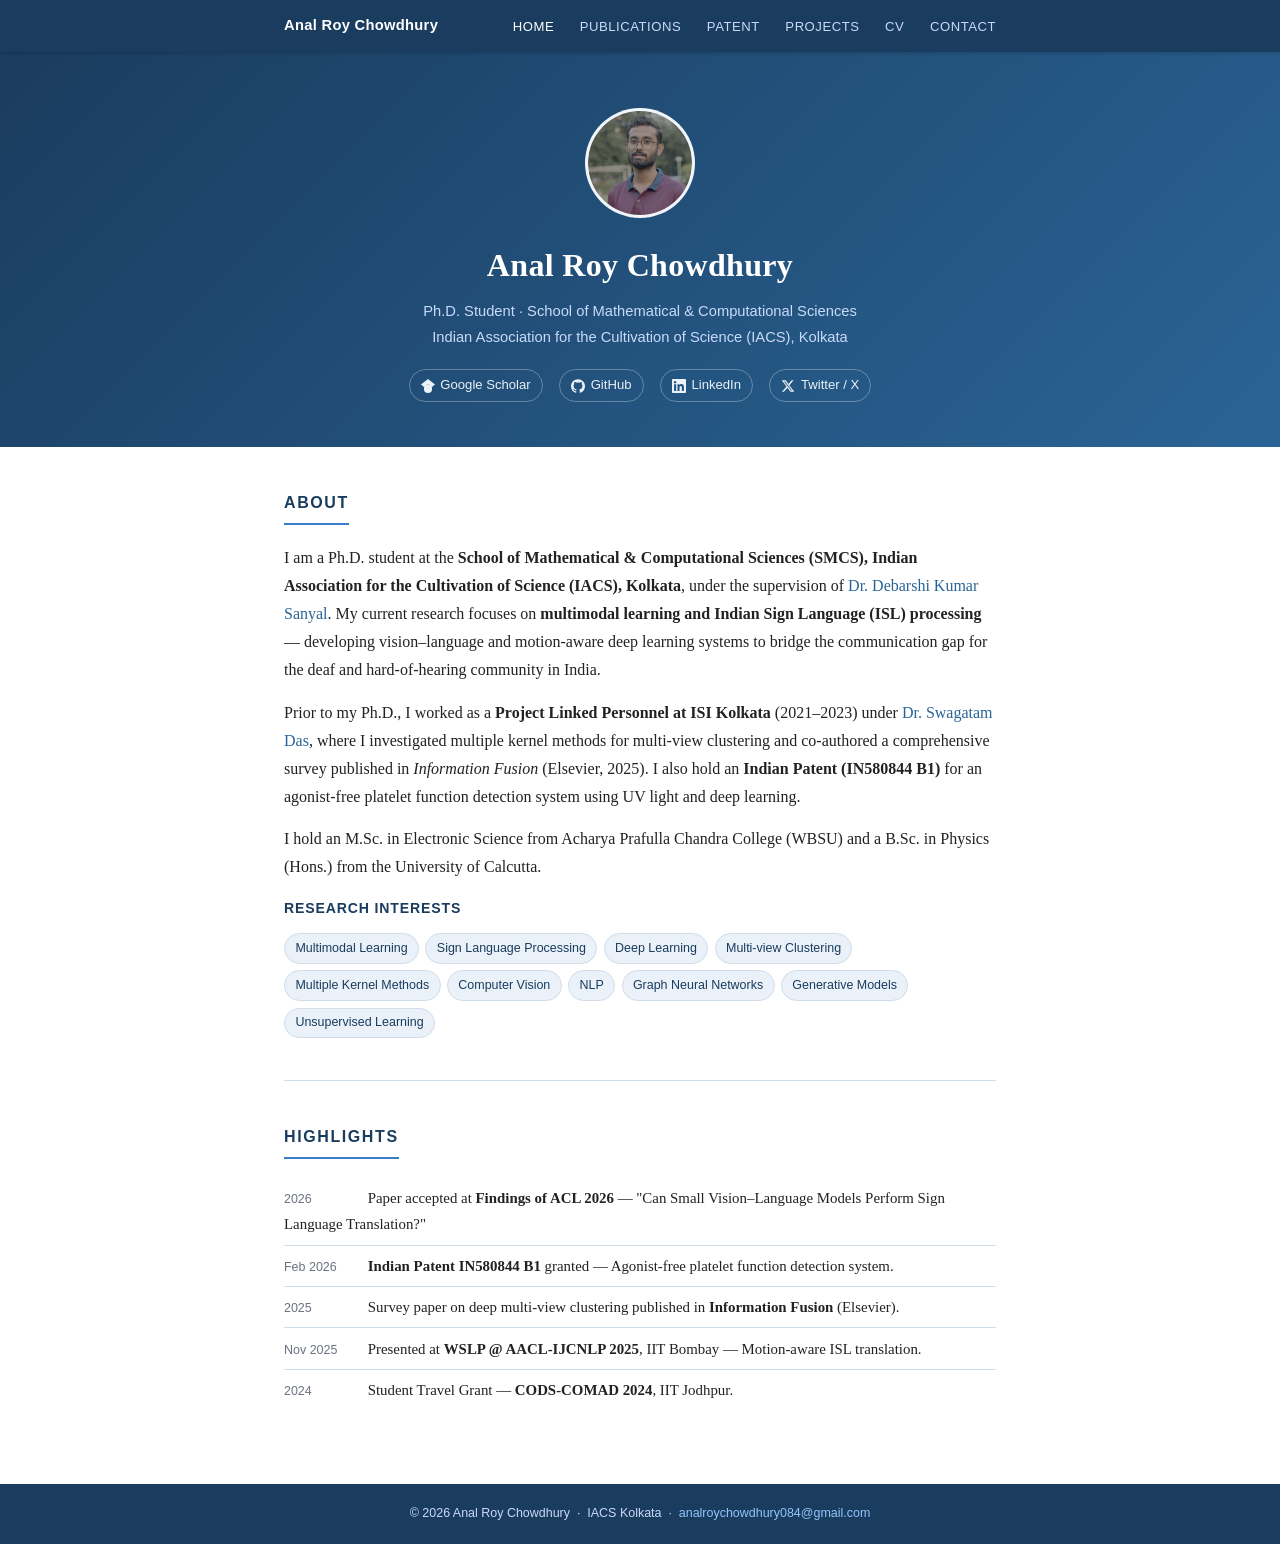
<file: index.html>
<!DOCTYPE html>
<html lang="en">
<head>
  <meta charset="UTF-8" />
  <meta name="viewport" content="width=device-width, initial-scale=1.0" />
  <title>Anal Roy Chowdhury — Home</title>
  <meta name="description" content="Academic website of Anal Roy Chowdhury, Ph.D. student at IACS Kolkata working on Machine Learning, Multimodal Learning and Sign Language Processing." />
  <link rel="stylesheet" href="css/style.css" />
</head>
<body>

<!-- ===== NAV ===== -->
<nav>
  <div class="nav-inner">
    <a class="nav-brand" href="index.html">Anal Roy Chowdhury</a>
    <div class="nav-toggle" id="navToggle" aria-label="Toggle menu">
      <span></span><span></span><span></span>
    </div>
    <ul id="navMenu">
      <li><a href="index.html" class="active">Home</a></li>
      <li><a href="publications.html">Publications</a></li>
      <li><a href="patent.html">Patent</a></li>
      <li><a href="projects.html">Projects</a></li>
      <li><a href="cv.html">CV</a></li>
      <li><a href="contact.html">Contact</a></li>
    </ul>
  </div>
</nav>

<!-- ===== HEADER ===== -->
<header class="page-header">
  <div class="avatar-wrap"><img src="assets/photo.png" alt="Anal Roy Chowdhury" class="profile-photo" /></div>
  <h1>Anal Roy Chowdhury</h1>
  <p class="subtitle">
    Ph.D. Student · School of Mathematical &amp; Computational Sciences<br>
    Indian Association for the Cultivation of Science (IACS), Kolkata
  </p>
  <div class="social-row">
    <a href="https://scholar.google.com/citations?user=CukHpC4AAAAJ&hl=en" target="_blank" rel="noopener">
      <!-- Scholar icon -->
      <svg viewBox="0 0 24 24" xmlns="http://www.w3.org/2000/svg"><path d="M5.242 13.769 0 9.5 12 0l12 9.5-5.242 4.269C17.548 11.249 14.978 9.5 12 9.5c-2.977 0-5.548 1.748-6.758 4.269zM12 10a7 7 0 1 0 0 14 7 7 0 0 0 0-14z"/></svg>
      Google Scholar
    </a>
    <a href="https://github.com/Analroy" target="_blank" rel="noopener">
      <svg viewBox="0 0 24 24" xmlns="http://www.w3.org/2000/svg"><path d="M12 .297c-6.63 0-12 5.373-12 12 0 5.303 3.438 9.8 8.205 11.385.6.113.82-.258.82-.577 0-.285-.01-1.04-.015-2.04-3.338.724-4.042-1.61-4.042-1.61C4.422 18.07 3.633 17.7 3.633 17.7c-1.087-.744.084-.729.084-.729 1.205.084 1.838 1.236 1.838 1.236 1.07 1.835 2.809 1.305 3.495.998.108-.776.417-1.305.76-1.605-2.665-.3-5.466-1.332-5.466-5.93 0-1.31.465-2.38 1.235-3.22-.135-.303-.54-1.523.105-3.176 0 0 1.005-.322 3.3 1.23.96-.267 1.98-.399 3-.405 1.02.006 2.04.138 3 .405 2.28-1.552 3.285-1.23 3.285-1.23.645 1.653.24 2.873.12 3.176.765.84 1.23 1.91 1.23 3.22 0 4.61-2.805 5.625-5.475 5.92.42.36.81 1.096.81 2.22 0 1.606-.015 2.896-.015 3.286 0 .315.21.69.825.57C20.565 22.092 24 17.592 24 12.297c0-6.627-5.373-12-12-12"/></svg>
      GitHub
    </a>
    <a href="https://www.linkedin.com/in/anal-roy-chowdhury-00a696188" target="_blank" rel="noopener">
      <svg viewBox="0 0 24 24" xmlns="http://www.w3.org/2000/svg"><path d="M20.447 20.452h-3.554v-5.569c0-1.328-.027-3.037-1.852-3.037-1.853 0-2.136 1.445-2.136 2.939v5.667H9.351V9h3.414v1.561h.046c.477-.9 1.637-1.85 3.37-1.85 3.601 0 4.267 2.37 4.267 5.455v6.286zM5.337 7.433a2.062 2.062 0 0 1-2.063-2.065 2.064 2.064 0 1 1 2.063 2.065zm1.782 13.019H3.555V9h3.564v11.452zM22.225 0H1.771C.792 0 0 .774 0 1.729v20.542C0 23.227.792 24 1.771 24h20.451C23.2 24 24 23.227 24 22.271V1.729C24 .774 23.2 0 22.222 0h.003z"/></svg>
      LinkedIn
    </a>
    <a href="https://twitter.com/roy_anal" target="_blank" rel="noopener">
      <svg viewBox="0 0 24 24" xmlns="http://www.w3.org/2000/svg"><path d="M18.244 2.25h3.308l-7.227 8.26 8.502 11.24H16.17l-5.214-6.817L4.99 21.75H1.68l7.73-8.835L1.254 2.25H8.08l4.713 6.231zm-1.161 17.52h1.833L7.084 4.126H5.117z"/></svg>
      Twitter / X
    </a>
  </div>
</header>

<!-- ===== MAIN ===== -->
<main class="site-wrapper">

  <!-- Bio -->
  <section class="section bio">
    <h2 class="section-title">About</h2>
    <p>
      I am a Ph.D. student at the <strong>School of Mathematical &amp; Computational Sciences (SMCS), Indian Association for the Cultivation of Science (IACS), Kolkata</strong>, under the supervision of
      <a href="http://iacs.res.in/athusers/index.php?navid=0&userid=IACS0025" target="_blank" rel="noopener">Dr. Debarshi Kumar Sanyal</a>.
      My current research focuses on <strong>multimodal learning and Indian Sign Language (ISL) processing</strong> — developing vision–language and motion-aware deep learning systems to bridge the communication gap for the deaf and hard-of-hearing community in India.
    </p>
    <p>
      Prior to my Ph.D., I worked as a <strong>Project Linked Personnel at ISI Kolkata</strong> (2021–2023) under
      <a href="https://sites.google.com/site/swagatamdas19/" target="_blank" rel="noopener">Dr. Swagatam Das</a>,
      where I investigated multiple kernel methods for multi-view clustering and co-authored a comprehensive survey
      published in <em>Information Fusion</em> (Elsevier, 2025).
      I also hold an <strong>Indian Patent (IN580844 B1)</strong> for an agonist-free platelet function detection system using UV light and deep learning.
    </p>
    <p>
      I hold an M.Sc. in Electronic Science from Acharya Prafulla Chandra College (WBSU) and a B.Sc. in Physics (Hons.) from the University of Calcutta.
    </p>

    <h3 style="font-family:var(--sans);font-size:.88rem;font-weight:700;color:var(--navy);margin:.9rem 0 .5rem;text-transform:uppercase;letter-spacing:.06em;">Research Interests</h3>
    <div class="interest-chips">
      <span class="chip">Multimodal Learning</span>
      <span class="chip">Sign Language Processing</span>
      <span class="chip">Deep Learning</span>
      <span class="chip">Multi-view Clustering</span>
      <span class="chip">Multiple Kernel Methods</span>
      <span class="chip">Computer Vision</span>
      <span class="chip">NLP</span>
      <span class="chip">Graph Neural Networks</span>
      <span class="chip">Generative Models</span>
      <span class="chip">Unsupervised Learning</span>
    </div>
  </section>

  <!-- News / Highlights -->
  <section class="section">
    <h2 class="section-title">Highlights</h2>
    <ul style="list-style:none;font-size:.93rem;">
      <li style="padding:.45rem 0;border-bottom:1px solid var(--border);">
        <span style="font-family:var(--sans);font-size:.78rem;color:var(--muted);min-width:80px;display:inline-block;">2026</span>
        Paper accepted at <strong>Findings of ACL 2026</strong> — "Can Small Vision–Language Models Perform Sign Language Translation?"
      </li>
      <li style="padding:.45rem 0;border-bottom:1px solid var(--border);">
        <span style="font-family:var(--sans);font-size:.78rem;color:var(--muted);min-width:80px;display:inline-block;">Feb 2026</span>
        <strong>Indian Patent IN580844 B1</strong> granted — Agonist-free platelet function detection system.
      </li>
      <li style="padding:.45rem 0;border-bottom:1px solid var(--border);">
        <span style="font-family:var(--sans);font-size:.78rem;color:var(--muted);min-width:80px;display:inline-block;">2025</span>
        Survey paper on deep multi-view clustering published in <strong>Information Fusion</strong> (Elsevier).
      </li>
      <li style="padding:.45rem 0;border-bottom:1px solid var(--border);">
        <span style="font-family:var(--sans);font-size:.78rem;color:var(--muted);min-width:80px;display:inline-block;">Nov 2025</span>
        Presented at <strong>WSLP @ AACL-IJCNLP 2025</strong>, IIT Bombay — Motion-aware ISL translation.
      </li>
      <li style="padding:.45rem 0;">
        <span style="font-family:var(--sans);font-size:.78rem;color:var(--muted);min-width:80px;display:inline-block;">2024</span>
        Student Travel Grant — <strong>CODS-COMAD 2024</strong>, IIT Jodhpur.
      </li>
    </ul>
  </section>

</main>

<footer>
  <p>© 2026 Anal Roy Chowdhury &nbsp;·&nbsp; IACS Kolkata &nbsp;·&nbsp;
     <a href="mailto:analroychowdhury084@gmail.com">analroychowdhury084@gmail.com</a>
  </p>
</footer>

<script>
  document.getElementById('navToggle').addEventListener('click', function(){
    document.getElementById('navMenu').classList.toggle('open');
  });
</script>
</body>
</html>
</file>
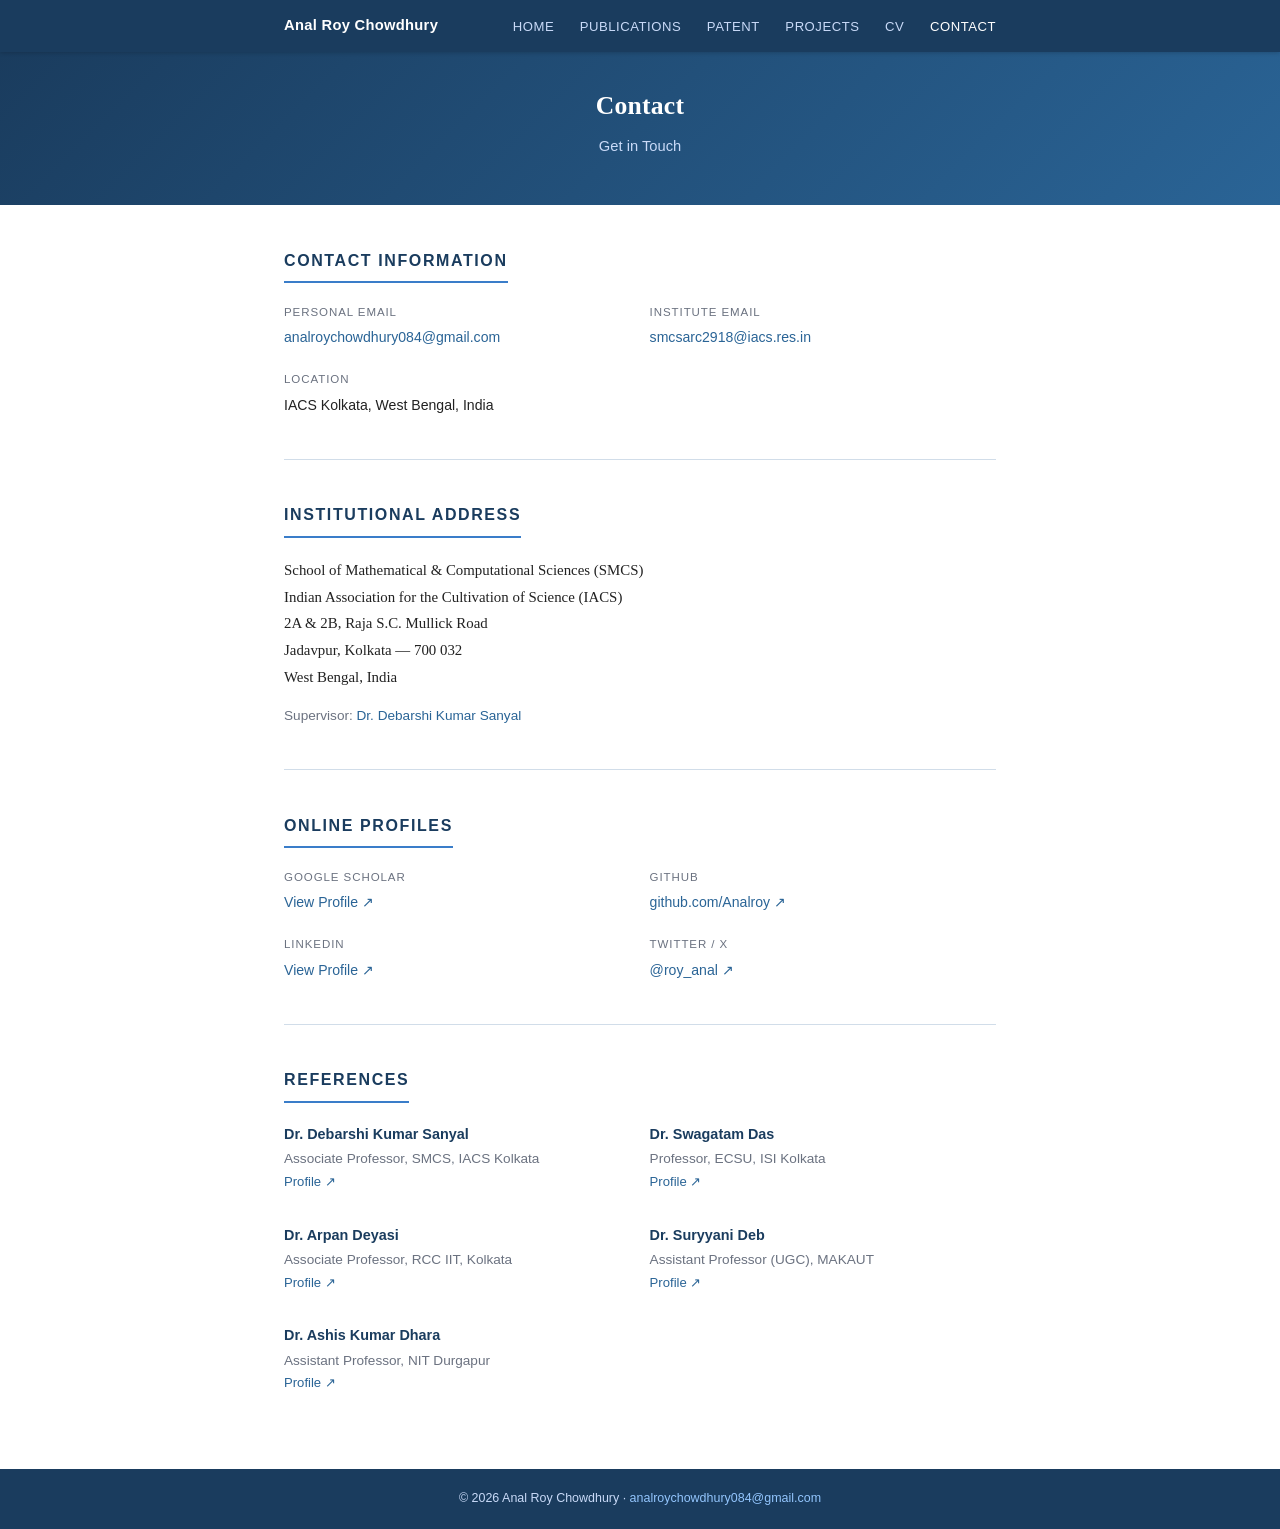
<file: contact.html>
<!DOCTYPE html>
<html lang="en">
<head>
  <meta charset="UTF-8" />
  <meta name="viewport" content="width=device-width, initial-scale=1.0" />
  <title>Contact — Anal Roy Chowdhury</title>
  <link rel="stylesheet" href="css/style.css" />
</head>
<body>

<nav>
  <div class="nav-inner">
    <a class="nav-brand" href="index.html">Anal Roy Chowdhury</a>
    <div class="nav-toggle" id="navToggle"><span></span><span></span><span></span></div>
    <ul id="navMenu">
      <li><a href="index.html">Home</a></li>
      <li><a href="publications.html">Publications</a></li>
      <li><a href="patent.html">Patent</a></li>
      <li><a href="projects.html">Projects</a></li>
      <li><a href="cv.html">CV</a></li>
      <li><a href="contact.html" class="active">Contact</a></li>
    </ul>
  </div>
</nav>

<header class="page-header" style="padding:2rem 1.5rem 1.6rem;">
  <h1 style="font-size:1.6rem;">Contact</h1>
  <p class="subtitle">Get in Touch</p>
</header>

<main class="site-wrapper">

  <section class="section">
    <h2 class="section-title">Contact Information</h2>

    <div class="contact-grid">
      <div class="contact-item">
        <span class="label">Personal Email</span>
        <a href="mailto:analroychowdhury084@gmail.com">analroychowdhury084@gmail.com</a>
      </div>
      <div class="contact-item">
        <span class="label">Institute Email</span>
        <a href="mailto:smcsarc2918@iacs.res.in">smcsarc2918@iacs.res.in</a>
      </div>
      <div class="contact-item">
        <span class="label">Location</span>
        <span>IACS Kolkata, West Bengal, India</span>
      </div>
    </div>
  </section>

  <section class="section">
    <h2 class="section-title">Institutional Address</h2>
    <p style="font-size:.93rem;line-height:1.8;">
      School of Mathematical &amp; Computational Sciences (SMCS)<br>
      Indian Association for the Cultivation of Science (IACS)<br>
      2A &amp; 2B, Raja S.C. Mullick Road<br>
      Jadavpur, Kolkata — 700 032<br>
      West Bengal, India
    </p>
    <p style="margin-top:.8rem;font-size:.85rem;color:var(--muted);font-family:var(--sans);">
      Supervisor: <a href="http://iacs.res.in/athusers/index.php?navid=0&userid=IACS0025" target="_blank" rel="noopener">Dr. Debarshi Kumar Sanyal</a>
    </p>
  </section>

  <section class="section">
    <h2 class="section-title">Online Profiles</h2>
    <div class="contact-grid">
      <div class="contact-item">
        <span class="label">Google Scholar</span>
        <a href="https://scholar.google.com/citations?user=CukHpC4AAAAJ&hl=en" target="_blank" rel="noopener">View Profile ↗</a>
      </div>
      <div class="contact-item">
        <span class="label">GitHub</span>
        <a href="https://github.com/Analroy" target="_blank" rel="noopener">github.com/Analroy ↗</a>
      </div>
      <div class="contact-item">
        <span class="label">LinkedIn</span>
        <a href="https://www.linkedin.com/in/anal-roy-chowdhury-00a696188" target="_blank" rel="noopener">View Profile ↗</a>
      </div>
      <div class="contact-item">
        <span class="label">Twitter / X</span>
        <a href="https://twitter.com/roy_anal" target="_blank" rel="noopener">@roy_anal ↗</a>
      </div>
    </div>
  </section>

  <section class="section" style="border-bottom:none;">
    <h2 class="section-title">References</h2>
    <div class="contact-grid">
      <div class="contact-item" style="margin-bottom:.6rem;">
        <span style="font-weight:700;color:var(--navy);font-family:var(--sans);font-size:.9rem;">Dr. Debarshi Kumar Sanyal</span>
        <span style="font-size:.85rem;color:var(--muted);">Associate Professor, SMCS, IACS Kolkata</span>
        <a href="http://iacs.res.in/athusers/index.php?navid=0&userid=IACS0025" target="_blank" rel="noopener" style="font-size:.82rem;font-family:var(--sans);">Profile ↗</a>
      </div>
      <div class="contact-item" style="margin-bottom:.6rem;">
        <span style="font-weight:700;color:var(--navy);font-family:var(--sans);font-size:.9rem;">Dr. Swagatam Das</span>
        <span style="font-size:.85rem;color:var(--muted);">Professor, ECSU, ISI Kolkata</span>
        <a href="https://www.isical.ac.in/~swagatam.das/" target="_blank" rel="noopener" style="font-size:.82rem;font-family:var(--sans);">Profile ↗</a>
      </div>
      <div class="contact-item" style="margin-bottom:.6rem;">
        <span style="font-weight:700;color:var(--navy);font-family:var(--sans);font-size:.9rem;">Dr. Arpan Deyasi</span>
        <span style="font-size:.85rem;color:var(--muted);">Associate Professor, RCC IIT, Kolkata</span>
        <a href="https://sites.google.com/view/arpandeyasi" target="_blank" rel="noopener" style="font-size:.82rem;font-family:var(--sans);">Profile ↗</a>
      </div>
      <div class="contact-item" style="margin-bottom:.6rem;">
        <span style="font-weight:700;color:var(--navy);font-family:var(--sans);font-size:.9rem;">Dr. Suryyani Deb</span>
        <span style="font-size:.85rem;color:var(--muted);">Assistant Professor (UGC), MAKAUT</span>
        <a href="https://makautwb.ac.in/plug.php?e=WBUTtool&f=faculty_profile&user_id=112" target="_blank" rel="noopener" style="font-size:.82rem;font-family:var(--sans);">Profile ↗</a>
      </div>
      <div class="contact-item">
        <span style="font-weight:700;color:var(--navy);font-family:var(--sans);font-size:.9rem;">Dr. Ashis Kumar Dhara</span>
        <span style="font-size:.85rem;color:var(--muted);">Assistant Professor, NIT Durgapur</span>
        <a href="https://nitdgp.ac.in/department/electrical-engineering/faculty-7/ashis-kumar-dhara" target="_blank" rel="noopener" style="font-size:.82rem;font-family:var(--sans);">Profile ↗</a>
      </div>
    </div>
  </section>

</main>

<footer>
  <p>© 2026 Anal Roy Chowdhury · <a href="mailto:analroychowdhury084@gmail.com">analroychowdhury084@gmail.com</a></p>
</footer>
<script>
  document.getElementById('navToggle').addEventListener('click', function(){
    document.getElementById('navMenu').classList.toggle('open');
  });
</script>
</body>
</html>
</file>
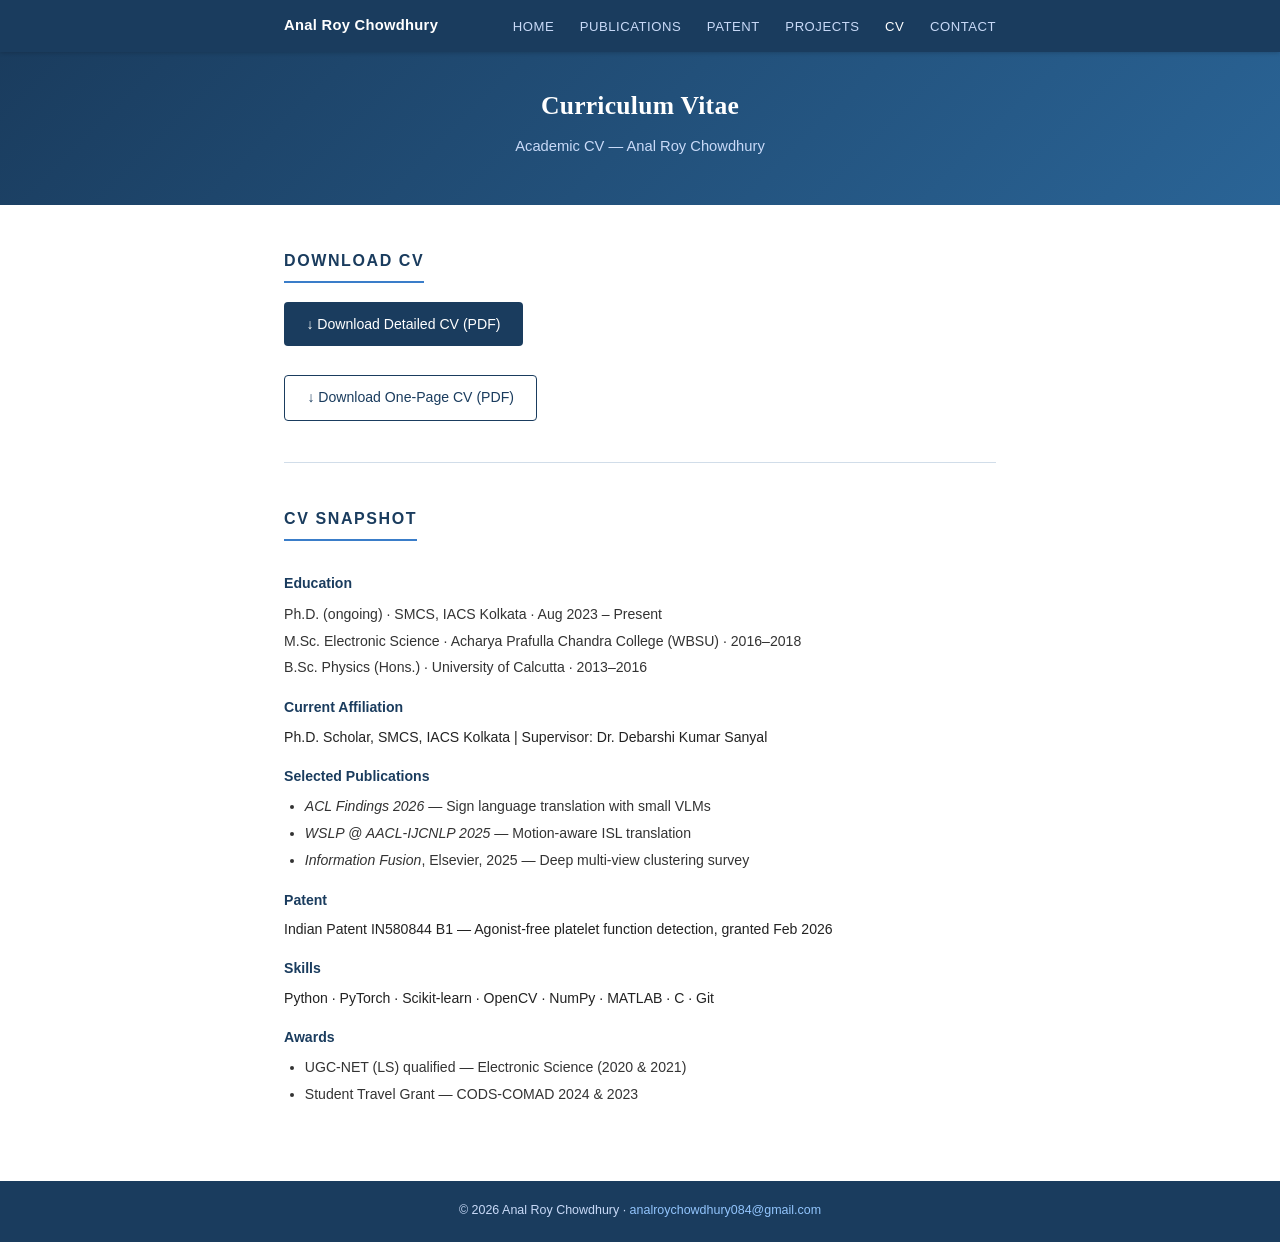
<file: cv.html>
<!DOCTYPE html>
<html lang="en">
<head>
  <meta charset="UTF-8" />
  <meta name="viewport" content="width=device-width, initial-scale=1.0" />
  <title>CV — Anal Roy Chowdhury</title>
  <link rel="stylesheet" href="css/style.css" />
</head>
<body>

<nav>
  <div class="nav-inner">
    <a class="nav-brand" href="index.html">Anal Roy Chowdhury</a>
    <div class="nav-toggle" id="navToggle"><span></span><span></span><span></span></div>
    <ul id="navMenu">
      <li><a href="index.html">Home</a></li>
      <li><a href="publications.html">Publications</a></li>
      <li><a href="patent.html">Patent</a></li>
      <li><a href="projects.html">Projects</a></li>
      <li><a href="cv.html" class="active">CV</a></li>
      <li><a href="contact.html">Contact</a></li>
    </ul>
  </div>
</nav>

<header class="page-header" style="padding:2rem 1.5rem 1.6rem;">
  <h1 style="font-size:1.6rem;">Curriculum Vitae</h1>
  <p class="subtitle">Academic CV — Anal Roy Chowdhury</p>
</header>

<main class="site-wrapper">

  <section class="section">
    <h2 class="section-title">Download CV</h2>

    

    <div class="cv-download-block">
      <div>
        <a class="cv-btn" href="assets/Anal_Roy_Chowdhury_CV_Detailed.pdf" download>
          ↓ Download Detailed CV (PDF)
        </a>
      </div>

      <div style="margin-top:1rem;">
        <a class="cv-btn secondary" href="assets/Anal_Roy_Chowdhury_CV_OnePage.pdf" download>
          ↓ Download One-Page CV (PDF)
        </a>
      </div>
    </div>
  </section>

  <!-- Snapshot -->
  <section class="section">
    <h2 class="section-title">CV Snapshot</h2>

    <div style="font-family:var(--sans);font-size:.88rem;">

      <p style="font-weight:700;color:var(--navy);margin:.7rem 0 .3rem;">Education</p>
      <ul style="list-style:none;color:#333;line-height:1.9;">
        <li>Ph.D. (ongoing) · SMCS, IACS Kolkata · Aug 2023 – Present</li>
        <li>M.Sc. Electronic Science · Acharya Prafulla Chandra College (WBSU) · 2016–2018</li>
        <li>B.Sc. Physics (Hons.) · University of Calcutta · 2013–2016</li>
      </ul>

      <p style="font-weight:700;color:var(--navy);margin:.9rem 0 .3rem;">Current Affiliation</p>
      <p>Ph.D. Scholar, SMCS, IACS Kolkata | Supervisor: Dr. Debarshi Kumar Sanyal</p>

      <p style="font-weight:700;color:var(--navy);margin:.9rem 0 .3rem;">Selected Publications</p>
      <ul style="list-style:disc;padding-left:1.3rem;color:#333;line-height:1.9;">
        <li><em>ACL Findings 2026</em> — Sign language translation with small VLMs</li>
        <li><em>WSLP @ AACL-IJCNLP 2025</em> — Motion-aware ISL translation</li>
        <li><em>Information Fusion</em>, Elsevier, 2025 — Deep multi-view clustering survey</li>
      </ul>

      <p style="font-weight:700;color:var(--navy);margin:.9rem 0 .3rem;">Patent</p>
      <p>Indian Patent IN580844 B1 — Agonist-free platelet function detection, granted Feb 2026</p>

      <p style="font-weight:700;color:var(--navy);margin:.9rem 0 .3rem;">Skills</p>
      <p>Python · PyTorch · Scikit-learn · OpenCV · NumPy · MATLAB · C · Git</p>

      <p style="font-weight:700;color:var(--navy);margin:.9rem 0 .3rem;">Awards</p>
      <ul style="list-style:disc;padding-left:1.3rem;color:#333;line-height:1.9;">
        <li>UGC-NET (LS) qualified — Electronic Science (2020 &amp; 2021)</li>
        <li>Student Travel Grant — CODS-COMAD 2024 &amp; 2023</li>
      </ul>
    </div>
  </section>

</main>

<footer>
  <p>© 2026 Anal Roy Chowdhury · <a href="mailto:analroychowdhury084@gmail.com">analroychowdhury084@gmail.com</a></p>
</footer>
<script>
  document.getElementById('navToggle').addEventListener('click', function(){
    document.getElementById('navMenu').classList.toggle('open');
  });
</script>
</body>
</html>
</file>
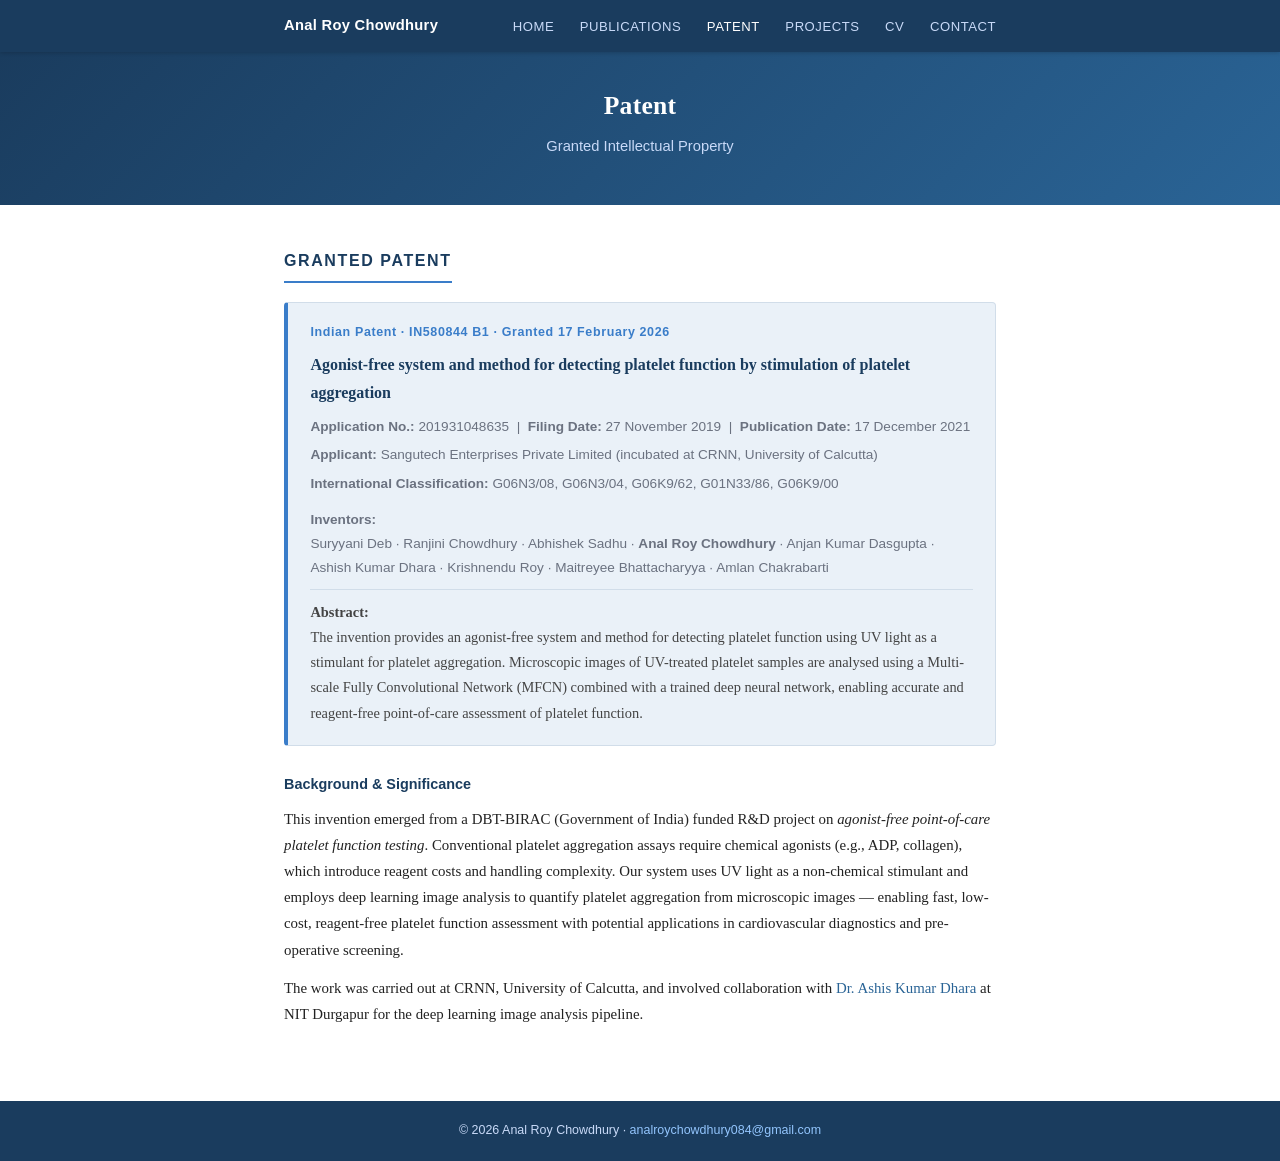
<file: patent.html>
<!DOCTYPE html>
<html lang="en">
<head>
  <meta charset="UTF-8" />
  <meta name="viewport" content="width=device-width, initial-scale=1.0" />
  <title>Patent — Anal Roy Chowdhury</title>
  <link rel="stylesheet" href="css/style.css" />
</head>
<body>

<nav>
  <div class="nav-inner">
    <a class="nav-brand" href="index.html">Anal Roy Chowdhury</a>
    <div class="nav-toggle" id="navToggle"><span></span><span></span><span></span></div>
    <ul id="navMenu">
      <li><a href="index.html">Home</a></li>
      <li><a href="publications.html">Publications</a></li>
      <li><a href="patent.html" class="active">Patent</a></li>
      <li><a href="projects.html">Projects</a></li>
      <li><a href="cv.html">CV</a></li>
      <li><a href="contact.html">Contact</a></li>
    </ul>
  </div>
</nav>

<header class="page-header" style="padding:2rem 1.5rem 1.6rem;">
  <h1 style="font-size:1.6rem;">Patent</h1>
  <p class="subtitle">Granted Intellectual Property</p>
</header>

<main class="site-wrapper">

  <section class="section">
    <h2 class="section-title">Granted Patent</h2>

    <div class="patent-card">
      <div class="patent-id">Indian Patent · IN580844 B1 · Granted 17 February 2026</div>
      <div class="patent-title">Agonist-free system and method for detecting platelet function by stimulation of platelet aggregation</div>

      <div class="patent-meta">
        <strong>Application No.:</strong> 201931048635 &nbsp;|&nbsp;
        <strong>Filing Date:</strong> 27 November 2019 &nbsp;|&nbsp;
        <strong>Publication Date:</strong> 17 December 2021
      </div>
      <div class="patent-meta">
        <strong>Applicant:</strong> Sangutech Enterprises Private Limited (incubated at CRNN, University of Calcutta)
      </div>
      <div class="patent-meta">
        <strong>International Classification:</strong> G06N3/08, G06N3/04, G06K9/62, G01N33/86, G06K9/00
      </div>

      <div class="patent-meta" style="margin-top:.8rem;">
        <strong>Inventors:</strong><br>
        Suryyani Deb · Ranjini Chowdhury · Abhishek Sadhu · <strong>Anal Roy Chowdhury</strong> · Anjan Kumar Dasgupta · Ashish Kumar Dhara · Krishnendu Roy · Maitreyee Bhattacharyya · Amlan Chakrabarti
      </div>

      <div class="patent-abstract">
        <strong>Abstract:</strong><br>
        The invention provides an agonist-free system and method for detecting platelet function using UV light as a stimulant for platelet aggregation. Microscopic images of UV-treated platelet samples are analysed using a Multi-scale Fully Convolutional Network (MFCN) combined with a trained deep neural network, enabling accurate and reagent-free point-of-care assessment of platelet function.
      </div>
    </div>

    <!-- Context -->
    <div style="margin-top:1.6rem;">
      <h3 style="font-family:var(--sans);font-size:.9rem;font-weight:700;color:var(--navy);margin-bottom:.6rem;">Background &amp; Significance</h3>
      <p style="font-size:.93rem;margin-bottom:.8rem;">
        This invention emerged from a DBT-BIRAC (Government of India) funded R&amp;D project on <em>agonist-free point-of-care platelet function testing</em>. Conventional platelet aggregation assays require chemical agonists (e.g., ADP, collagen), which introduce reagent costs and handling complexity. Our system uses UV light as a non-chemical stimulant and employs deep learning image analysis to quantify platelet aggregation from microscopic images — enabling fast, low-cost, reagent-free platelet function assessment with potential applications in cardiovascular diagnostics and pre-operative screening.
      </p>
      <p style="font-size:.93rem;">
        The work was carried out at CRNN, University of Calcutta, and involved collaboration with <a href="https://nitdgp.ac.in/department/electrical-engineering/faculty-7/ashis-kumar-dhara" target="_blank" rel="noopener">Dr. Ashis Kumar Dhara</a> at NIT Durgapur for the deep learning image analysis pipeline.
      </p>
    </div>



  </section>

</main>

<footer>
  <p>© 2026 Anal Roy Chowdhury · <a href="mailto:analroychowdhury084@gmail.com">analroychowdhury084@gmail.com</a></p>
</footer>
<script>
  document.getElementById('navToggle').addEventListener('click', function(){
    document.getElementById('navMenu').classList.toggle('open');
  });
</script>
</body>
</html>
</file>
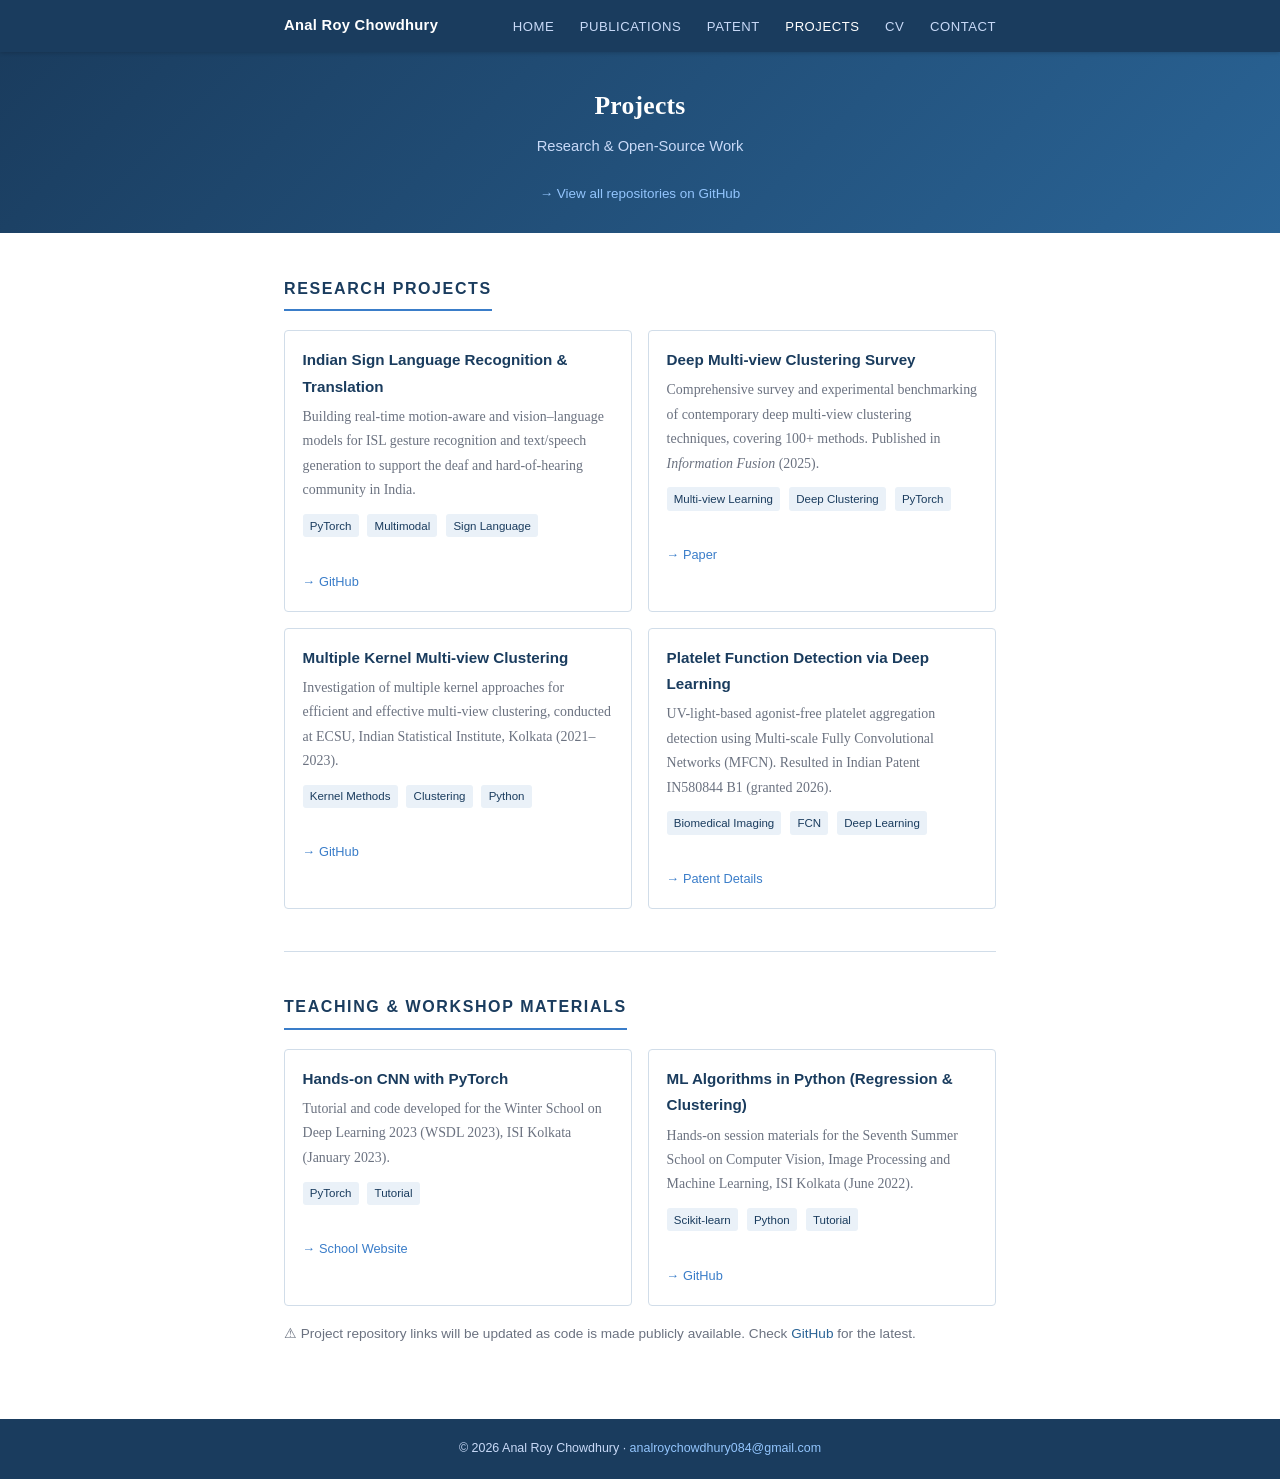
<file: projects.html>
<!DOCTYPE html>
<html lang="en">
<head>
  <meta charset="UTF-8" />
  <meta name="viewport" content="width=device-width, initial-scale=1.0" />
  <title>Projects — Anal Roy Chowdhury</title>
  <link rel="stylesheet" href="css/style.css" />
</head>
<body>

<nav>
  <div class="nav-inner">
    <a class="nav-brand" href="index.html">Anal Roy Chowdhury</a>
    <div class="nav-toggle" id="navToggle"><span></span><span></span><span></span></div>
    <ul id="navMenu">
      <li><a href="index.html">Home</a></li>
      <li><a href="publications.html">Publications</a></li>
      <li><a href="patent.html">Patent</a></li>
      <li><a href="projects.html" class="active">Projects</a></li>
      <li><a href="cv.html">CV</a></li>
      <li><a href="contact.html">Contact</a></li>
    </ul>
  </div>
</nav>

<header class="page-header" style="padding:2rem 1.5rem 1.6rem;">
  <h1 style="font-size:1.6rem;">Projects</h1>
  <p class="subtitle">Research &amp; Open-Source Work</p>
  <p style="margin-top:.6rem;">
    <a href="https://github.com/Analroy" target="_blank" rel="noopener"
       style="color:#93c5fd;font-family:var(--sans);font-size:.84rem;">
      → View all repositories on GitHub
    </a>
  </p>
</header>

<main class="site-wrapper">

  <!-- Research Projects -->
  <section class="section">
    <h2 class="section-title">Research Projects</h2>
    <div class="project-grid">

      <div class="project-card">
        <div class="proj-name">Indian Sign Language Recognition &amp; Translation</div>
        <div class="proj-desc">
          Building real-time motion-aware and vision–language models for ISL gesture recognition and text/speech generation to support the deaf and hard-of-hearing community in India.
        </div>
        <span class="proj-tag">PyTorch</span>
        <span class="proj-tag">Multimodal</span>
        <span class="proj-tag">Sign Language</span>
        <br><br>
        <a href="https://github.com/Analroy" target="_blank" rel="noopener"
           style="font-family:var(--sans);font-size:.8rem;color:var(--accent);">→ GitHub</a>
      </div>

      <div class="project-card">
        <div class="proj-name">Deep Multi-view Clustering Survey</div>
        <div class="proj-desc">
          Comprehensive survey and experimental benchmarking of contemporary deep multi-view clustering techniques, covering 100+ methods. Published in <em>Information Fusion</em> (2025).
        </div>
        <span class="proj-tag">Multi-view Learning</span>
        <span class="proj-tag">Deep Clustering</span>
        <span class="proj-tag">PyTorch</span>
        <br><br>
        <a href="https://doi.org/10.1016/j.inffus.2025.103012" target="_blank" rel="noopener"
           style="font-family:var(--sans);font-size:.8rem;color:var(--accent);">→ Paper</a>
      </div>

      <div class="project-card">
        <div class="proj-name">Multiple Kernel Multi-view Clustering</div>
        <div class="proj-desc">
          Investigation of multiple kernel approaches for efficient and effective multi-view clustering, conducted at ECSU, Indian Statistical Institute, Kolkata (2021–2023).
        </div>
        <span class="proj-tag">Kernel Methods</span>
        <span class="proj-tag">Clustering</span>
        <span class="proj-tag">Python</span>
        <br><br>
        <a href="https://github.com/Analroy" target="_blank" rel="noopener"
           style="font-family:var(--sans);font-size:.8rem;color:var(--accent);">→ GitHub</a>
      </div>

      <div class="project-card">
        <div class="proj-name">Platelet Function Detection via Deep Learning</div>
        <div class="proj-desc">
          UV-light-based agonist-free platelet aggregation detection using Multi-scale Fully Convolutional Networks (MFCN). Resulted in Indian Patent IN580844 B1 (granted 2026).
        </div>
        <span class="proj-tag">Biomedical Imaging</span>
        <span class="proj-tag">FCN</span>
        <span class="proj-tag">Deep Learning</span>
        <br><br>
        <a href="patent.html" style="font-family:var(--sans);font-size:.8rem;color:var(--accent);">→ Patent Details</a>
      </div>

    </div>
  </section>

  <!-- Teaching / Workshop Materials -->
  <section class="section">
    <h2 class="section-title">Teaching &amp; Workshop Materials</h2>
    <div class="project-grid">

      <div class="project-card">
        <div class="proj-name">Hands-on CNN with PyTorch</div>
        <div class="proj-desc">
          Tutorial and code developed for the Winter School on Deep Learning 2023 (WSDL 2023), ISI Kolkata (January 2023).
        </div>
        <span class="proj-tag">PyTorch</span>
        <span class="proj-tag">Tutorial</span>
        <br><br>
        <a href="https://sites.google.com/view/wsdl2023" target="_blank" rel="noopener"
           style="font-family:var(--sans);font-size:.8rem;color:var(--accent);">→ School Website</a>
      </div>

      <div class="project-card">
        <div class="proj-name">ML Algorithms in Python (Regression &amp; Clustering)</div>
        <div class="proj-desc">
          Hands-on session materials for the Seventh Summer School on Computer Vision, Image Processing and Machine Learning, ISI Kolkata (June 2022).
        </div>
        <span class="proj-tag">Scikit-learn</span>
        <span class="proj-tag">Python</span>
        <span class="proj-tag">Tutorial</span>
        <br><br>
        <a href="https://github.com/Analroy" target="_blank" rel="noopener"
           style="font-family:var(--sans);font-size:.8rem;color:var(--accent);">→ GitHub</a>
      </div>

    </div>

    <p style="margin-top:1rem;font-size:.85rem;color:var(--muted);font-family:var(--sans);">
      ⚠ Project repository links will be updated as code is made publicly available.
      Check <a href="https://github.com/Analroy" target="_blank" rel="noopener">GitHub</a> for the latest.
    </p>
  </section>

</main>

<footer>
  <p>© 2026 Anal Roy Chowdhury · <a href="mailto:analroychowdhury084@gmail.com">analroychowdhury084@gmail.com</a></p>
</footer>
<script>
  document.getElementById('navToggle').addEventListener('click', function(){
    document.getElementById('navMenu').classList.toggle('open');
  });
</script>
</body>
</html>
</file>
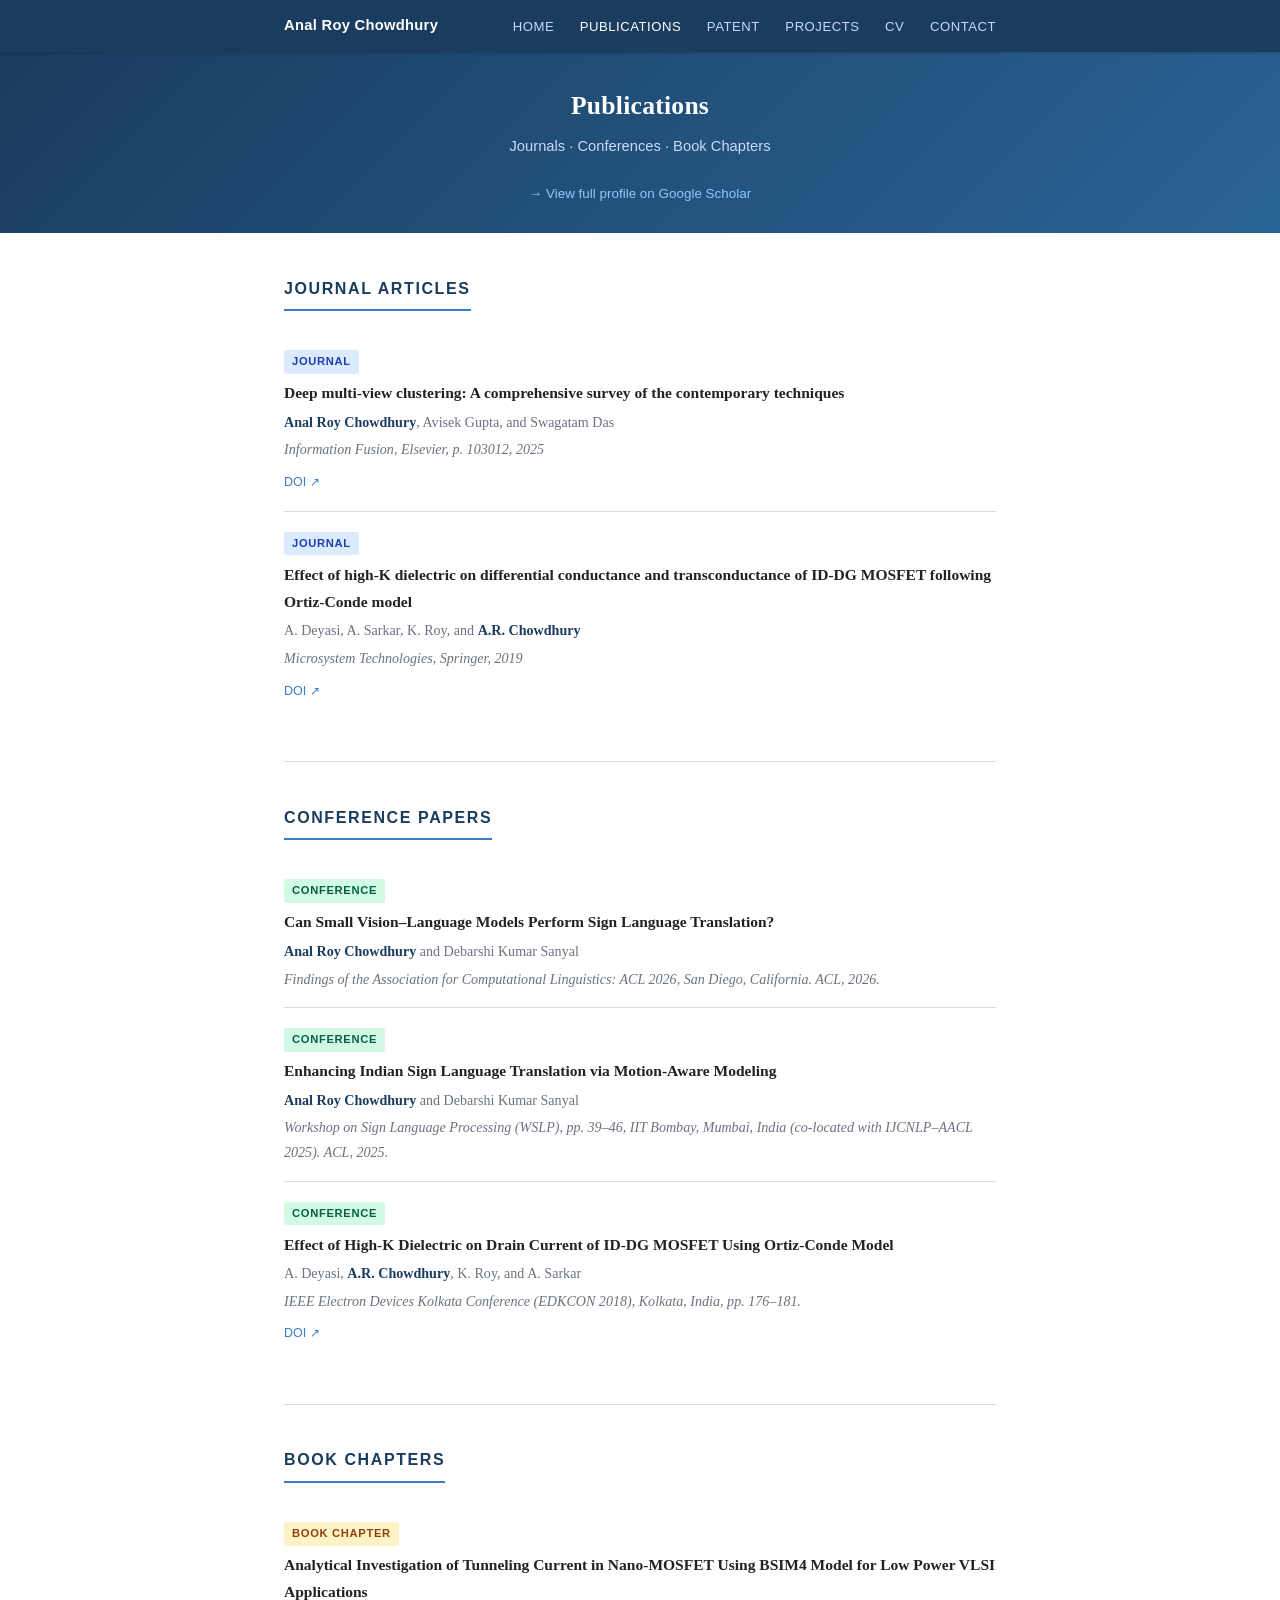
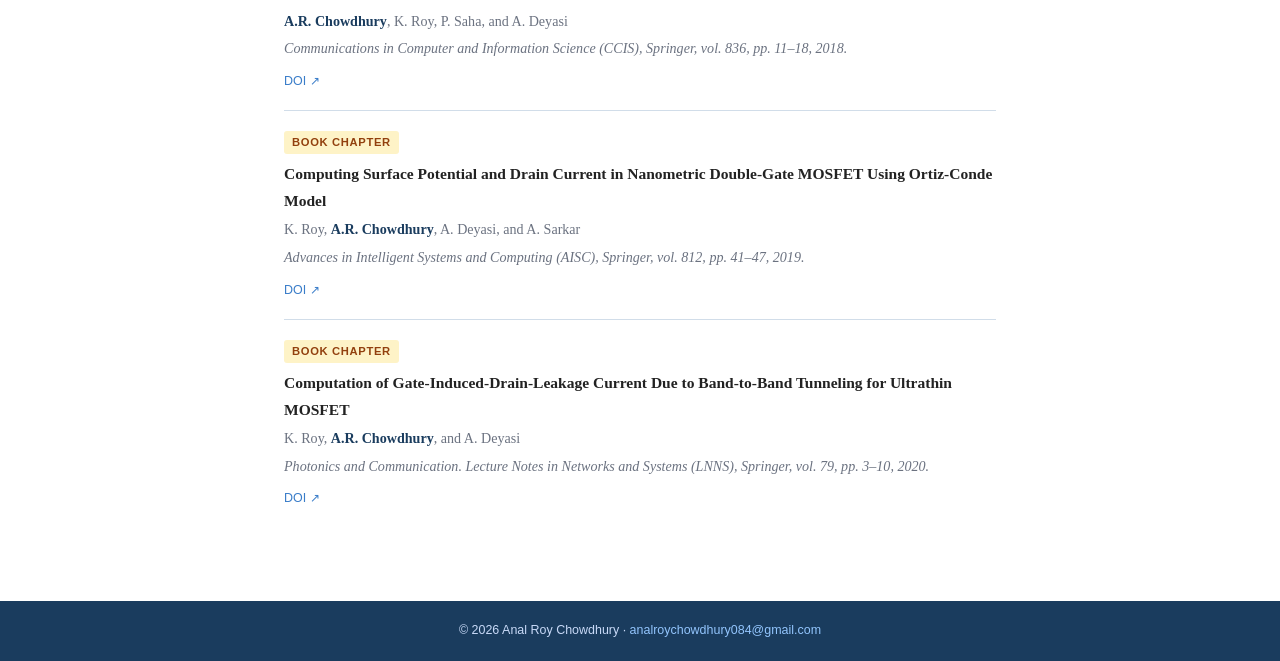
<file: publications.html>
<!DOCTYPE html>
<html lang="en">
<head>
  <meta charset="UTF-8" />
  <meta name="viewport" content="width=device-width, initial-scale=1.0" />
  <title>Publications — Anal Roy Chowdhury</title>
  <meta name="description" content="Publications list of Anal Roy Chowdhury — journals, conference papers, and book chapters." />
  <link rel="stylesheet" href="css/style.css" />
</head>
<body>

<nav>
  <div class="nav-inner">
    <a class="nav-brand" href="index.html">Anal Roy Chowdhury</a>
    <div class="nav-toggle" id="navToggle"><span></span><span></span><span></span></div>
    <ul id="navMenu">
      <li><a href="index.html">Home</a></li>
      <li><a href="publications.html" class="active">Publications</a></li>
      <li><a href="patent.html">Patent</a></li>
      <li><a href="projects.html">Projects</a></li>
      <li><a href="cv.html">CV</a></li>
      <li><a href="contact.html">Contact</a></li>
    </ul>
  </div>
</nav>

<header class="page-header" style="padding:2rem 1.5rem 1.6rem;">
  <h1 style="font-size:1.6rem;">Publications</h1>
  <p class="subtitle">Journals · Conferences · Book Chapters</p>
  <p style="margin-top:.6rem;">
    <a href="https://scholar.google.com/citations?user=CukHpC4AAAAJ&hl=en" target="_blank" rel="noopener"
       style="color:#93c5fd;font-family:var(--sans);font-size:.84rem;">
      → View full profile on Google Scholar
    </a>
  </p>
</header>

<main class="site-wrapper">

  <!-- Journal Articles -->
  <section class="section">
    <h2 class="section-title">Journal Articles</h2>
    <ul class="pub-list">

      <li class="pub-item">
        <div class="pub-label journal">Journal</div>
        <div class="pub-title">Deep multi-view clustering: A comprehensive survey of the contemporary techniques</div>
        <div class="pub-authors"><strong>Anal Roy Chowdhury</strong>, Avisek Gupta, and Swagatam Das</div>
        <div class="pub-venue">Information Fusion, Elsevier, p. 103012, 2025</div>
        <div class="pub-links">
          <a href="https://doi.org/10.1016/j.inffus.2025.103012" target="_blank" rel="noopener">DOI ↗</a>
        </div>
      </li>

      <li class="pub-item">
        <div class="pub-label journal">Journal</div>
        <div class="pub-title">Effect of high-K dielectric on differential conductance and transconductance of ID-DG MOSFET following Ortiz-Conde model</div>
        <div class="pub-authors">A. Deyasi, A. Sarkar, K. Roy, and <strong>A.R. Chowdhury</strong></div>
        <div class="pub-venue">Microsystem Technologies, Springer, 2019</div>
        <div class="pub-links">
          <a href="https://doi.org/10.1007/s00542-019-04595-w" target="_blank" rel="noopener">DOI ↗</a>
        </div>
      </li>

    </ul>
  </section>

  <!-- Conference Papers -->
  <section class="section">
    <h2 class="section-title">Conference Papers</h2>
    <ul class="pub-list">

      <li class="pub-item">
        <div class="pub-label conf">Conference</div>
        <div class="pub-title">Can Small Vision–Language Models Perform Sign Language Translation?</div>
        <div class="pub-authors"><strong>Anal Roy Chowdhury</strong> and Debarshi Kumar Sanyal</div>
        <div class="pub-venue">Findings of the Association for Computational Linguistics: ACL 2026, San Diego, California. ACL, 2026.</div>
      </li>

      <li class="pub-item">
        <div class="pub-label conf">Conference</div>
        <div class="pub-title">Enhancing Indian Sign Language Translation via Motion-Aware Modeling</div>
        <div class="pub-authors"><strong>Anal Roy Chowdhury</strong> and Debarshi Kumar Sanyal</div>
        <div class="pub-venue">Workshop on Sign Language Processing (WSLP), pp. 39–46, IIT Bombay, Mumbai, India (co-located with IJCNLP–AACL 2025). ACL, 2025.</div>
      </li>

      <li class="pub-item">
        <div class="pub-label conf">Conference</div>
        <div class="pub-title">Effect of High-K Dielectric on Drain Current of ID-DG MOSFET Using Ortiz-Conde Model</div>
        <div class="pub-authors">A. Deyasi, <strong>A.R. Chowdhury</strong>, K. Roy, and A. Sarkar</div>
        <div class="pub-venue">IEEE Electron Devices Kolkata Conference (EDKCON 2018), Kolkata, India, pp. 176–181.</div>
        <div class="pub-links">
          <a href="https://doi.org/10.1109/edkcon.2018.8770399" target="_blank" rel="noopener">DOI ↗</a>
        </div>
      </li>

    </ul>
  </section>

  <!-- Book Chapters -->
  <section class="section">
    <h2 class="section-title">Book Chapters</h2>
    <ul class="pub-list">

      <li class="pub-item">
        <div class="pub-label chapter">Book Chapter</div>
        <div class="pub-title">Analytical Investigation of Tunneling Current in Nano-MOSFET Using BSIM4 Model for Low Power VLSI Applications</div>
        <div class="pub-authors"><strong>A.R. Chowdhury</strong>, K. Roy, P. Saha, and A. Deyasi</div>
        <div class="pub-venue">Communications in Computer and Information Science (CCIS), Springer, vol. 836, pp. 11–18, 2018.</div>
        <div class="pub-links">
          <a href="https://doi.org/10.1007/978-981-13-1343-1_2" target="_blank" rel="noopener">DOI ↗</a>
        </div>
      </li>

      <li class="pub-item">
        <div class="pub-label chapter">Book Chapter</div>
        <div class="pub-title">Computing Surface Potential and Drain Current in Nanometric Double-Gate MOSFET Using Ortiz-Conde Model</div>
        <div class="pub-authors">K. Roy, <strong>A.R. Chowdhury</strong>, A. Deyasi, and A. Sarkar</div>
        <div class="pub-venue">Advances in Intelligent Systems and Computing (AISC), Springer, vol. 812, pp. 41–47, 2019.</div>
        <div class="pub-links">
          <a href="https://doi.org/10.1007/978-981-13-1540-4_5" target="_blank" rel="noopener">DOI ↗</a>
        </div>
      </li>

      <li class="pub-item">
        <div class="pub-label chapter">Book Chapter</div>
        <div class="pub-title">Computation of Gate-Induced-Drain-Leakage Current Due to Band-to-Band Tunneling for Ultrathin MOSFET</div>
        <div class="pub-authors">K. Roy, <strong>A.R. Chowdhury</strong>, and A. Deyasi</div>
        <div class="pub-venue">Photonics and Communication. Lecture Notes in Networks and Systems (LNNS), Springer, vol. 79, pp. 3–10, 2020.</div>
        <div class="pub-links">
          <a href="https://doi.org/10.1007/978-981-32-9453-0_1" target="_blank" rel="noopener">DOI ↗</a>
        </div>
      </li>

    </ul>
  </section>

</main>

<footer>
  <p>© 2026 Anal Roy Chowdhury · <a href="mailto:analroychowdhury084@gmail.com">analroychowdhury084@gmail.com</a></p>
</footer>
<script>
  document.getElementById('navToggle').addEventListener('click', function(){
    document.getElementById('navMenu').classList.toggle('open');
  });
</script>
</body>
</html>
</file>
<file: css/style.css>
/* =====================================================
   style.css — Minimalist Academic Website
   Anal Roy Chowdhury
   ===================================================== */

/* --- Reset & Variables ----------------------------- */
*, *::before, *::after { box-sizing: border-box; margin: 0; padding: 0; }

:root {
  --navy:    #1a3c5e;
  --blue:    #2a6496;
  --accent:  #3a7dc9;
  --light:   #eaf1f8;
  --text:    #222222;
  --muted:   #6b7280;
  --border:  #d1dde9;
  --bg:      #ffffff;
  --font:    'Georgia', 'Times New Roman', serif;
  --sans:    'Segoe UI', 'Helvetica Neue', Arial, sans-serif;
  --max:     760px;
  --radius:  4px;
}

/* --- Base ----------------------------------------- */
html { scroll-behavior: smooth; }

body {
  font-family: var(--font);
  font-size: 16px;
  line-height: 1.75;
  color: var(--text);
  background: var(--bg);
}

a { color: var(--blue); text-decoration: none; }
a:hover { color: var(--accent); text-decoration: underline; }

img { max-width: 100%; display: block; }

.profile-photo {
  width: 120px;
  height: 120px;
  border-radius: 50%;
  object-fit: cover;
  display: block;
}

@media (max-width: 600px) {
  .profile-photo { width: 90px; height: 90px; }
}

/* --- Layout --------------------------------------- */
.site-wrapper { max-width: var(--max); margin: 0 auto; padding: 0 1.5rem; }

/* --- Navigation ----------------------------------- */
nav {
  background: var(--navy);
  position: sticky;
  top: 0;
  z-index: 100;
  box-shadow: 0 1px 4px rgba(0,0,0,.18);
}

nav .nav-inner {
  max-width: var(--max);
  margin: 0 auto;
  padding: 0 1.5rem;
  display: flex;
  align-items: center;
  justify-content: space-between;
  height: 52px;
}

nav .nav-brand {
  color: #ffffff;
  font-family: var(--sans);
  font-size: .92rem;
  font-weight: 600;
  letter-spacing: .02em;
  text-decoration: none;
}

nav ul {
  list-style: none;
  display: flex;
  gap: 1.6rem;
}

nav ul a {
  color: #c9daf8;
  font-family: var(--sans);
  font-size: .82rem;
  letter-spacing: .04em;
  text-transform: uppercase;
  text-decoration: none;
  transition: color .2s;
}

nav ul a:hover,
nav ul a.active { color: #ffffff; }

/* hamburger */
.nav-toggle { display: none; flex-direction: column; gap: 5px; cursor: pointer; }
.nav-toggle span { display: block; width: 22px; height: 2px; background: #fff; border-radius: 2px; transition: .3s; }

/* --- Page Header ---------------------------------- */
.page-header {
  background: linear-gradient(135deg, var(--navy) 0%, var(--blue) 100%);
  color: white;
  padding: 3.5rem 1.5rem 2.8rem;
  text-align: center;
}

.page-header .avatar-wrap {
  width: 110px; height: 110px;
  border-radius: 50%;
  background: var(--light);
  margin: 0 auto 1.2rem;
  display: flex; align-items: center; justify-content: center;
  border: 3px solid rgba(255,255,255,.35);
  overflow: hidden;
  font-size: 2.8rem;
  color: var(--navy);
}

.page-header h1 {
  font-size: 2rem;
  font-weight: 700;
  letter-spacing: .01em;
  margin-bottom: .35rem;
}

.page-header .subtitle {
  font-family: var(--sans);
  font-size: .92rem;
  color: #c9daf8;
  margin-bottom: 1.2rem;
}

/* social icons row */
.social-row {
  display: flex;
  justify-content: center;
  flex-wrap: wrap;
  gap: .6rem 1rem;
  margin-top: .6rem;
}

.social-row a {
  display: inline-flex; align-items: center; gap: .35rem;
  color: #eaf1f8;
  font-family: var(--sans);
  font-size: .82rem;
  text-decoration: none;
  border: 1px solid rgba(255,255,255,.3);
  padding: .25rem .7rem;
  border-radius: 20px;
  transition: background .2s, color .2s;
}

.social-row a:hover { background: rgba(255,255,255,.15); color: #fff; text-decoration: none; }

.social-row a svg { width: 14px; height: 14px; fill: currentColor; }

/* --- Section headings ----------------------------- */
.section { padding: 2.6rem 0; border-bottom: 1px solid var(--border); }
.section:last-child { border-bottom: none; }

.section-title {
  font-family: var(--sans);
  font-size: 1rem;
  font-weight: 700;
  color: var(--navy);
  text-transform: uppercase;
  letter-spacing: .1em;
  margin-bottom: 1.2rem;
  padding-bottom: .4rem;
  border-bottom: 2px solid var(--accent);
  display: inline-block;
}

/* --- Bio Section ---------------------------------- */
.bio p { margin-bottom: .9rem; font-size: 1rem; }

.interest-chips {
  display: flex; flex-wrap: wrap; gap: .4rem;
  margin-top: .8rem;
}

.chip {
  background: var(--light);
  color: var(--navy);
  font-family: var(--sans);
  font-size: .78rem;
  padding: .22rem .65rem;
  border-radius: 20px;
  border: 1px solid var(--border);
}

/* --- Publications --------------------------------- */
.pub-list { list-style: none; }

.pub-item {
  padding: 1rem 0;
  border-bottom: 1px solid var(--border);
}
.pub-item:last-child { border-bottom: none; }

.pub-label {
  display: inline-block;
  font-family: var(--sans);
  font-size: .7rem;
  font-weight: 700;
  text-transform: uppercase;
  letter-spacing: .06em;
  padding: .12rem .5rem;
  border-radius: 3px;
  margin-bottom: .35rem;
}

.pub-label.journal  { background: #dbeafe; color: #1e40af; }
.pub-label.conf     { background: #d1fae5; color: #065f46; }
.pub-label.chapter  { background: #fef3c7; color: #92400e; }

.pub-title {
  font-weight: 700;
  font-size: .97rem;
  color: var(--text);
  margin-bottom: .2rem;
}

.pub-authors { font-size: .88rem; color: var(--muted); margin-bottom: .2rem; }
.pub-authors strong { color: var(--navy); }

.pub-venue { font-size: .88rem; font-style: italic; color: var(--muted); }

.pub-links { margin-top: .3rem; }
.pub-links a {
  font-family: var(--sans);
  font-size: .78rem;
  color: var(--accent);
  margin-right: .8rem;
}

/* --- Patent --------------------------------------- */
.patent-card {
  background: var(--light);
  border: 1px solid var(--border);
  border-left: 4px solid var(--accent);
  padding: 1.2rem 1.4rem;
  border-radius: var(--radius);
}

.patent-card .patent-id {
  font-family: var(--sans);
  font-size: .78rem;
  font-weight: 700;
  color: var(--accent);
  letter-spacing: .05em;
  margin-bottom: .4rem;
}

.patent-card .patent-title {
  font-size: 1rem;
  font-weight: 700;
  color: var(--navy);
  margin-bottom: .5rem;
}

.patent-card .patent-meta {
  font-family: var(--sans);
  font-size: .85rem;
  color: var(--muted);
  margin-bottom: .3rem;
}

.patent-card .patent-abstract {
  font-size: .9rem;
  margin-top: .6rem;
  border-top: 1px solid var(--border);
  padding-top: .6rem;
  color: #444;
}

/* --- Projects ------------------------------------- */
.project-grid {
  display: grid;
  grid-template-columns: 1fr 1fr;
  gap: 1rem;
}

.project-card {
  border: 1px solid var(--border);
  border-radius: var(--radius);
  padding: 1rem 1.1rem;
  transition: box-shadow .2s;
}

.project-card:hover { box-shadow: 0 2px 10px rgba(26,60,94,.1); }

.project-card .proj-name {
  font-family: var(--sans);
  font-weight: 700;
  color: var(--navy);
  font-size: .95rem;
  margin-bottom: .3rem;
}

.project-card .proj-desc { font-size: .87rem; color: var(--muted); margin-bottom: .5rem; }

.project-card .proj-tag {
  display: inline-block;
  background: var(--light);
  font-family: var(--sans);
  font-size: .72rem;
  padding: .1rem .45rem;
  border-radius: 3px;
  color: var(--navy);
  margin-right: .3rem;
}

/* --- CV Section ----------------------------------- */
.cv-download-block {
  display: flex;
  flex-direction: column;
  gap: .8rem;
}

.cv-btn {
  display: inline-flex;
  align-items: center;
  gap: .5rem;
  background: var(--navy);
  color: #fff;
  font-family: var(--sans);
  font-size: .88rem;
  padding: .6rem 1.4rem;
  border-radius: var(--radius);
  text-decoration: none;
  transition: background .2s;
  width: fit-content;
}

.cv-btn:hover { background: var(--blue); color: #fff; text-decoration: none; }
.cv-btn.secondary { background: transparent; color: var(--navy); border: 1.5px solid var(--navy); }
.cv-btn.secondary:hover { background: var(--light); }

/* --- Contact -------------------------------------- */
.contact-grid {
  display: grid;
  grid-template-columns: 1fr 1fr;
  gap: 1.2rem;
}

.contact-item {
  display: flex; flex-direction: column;
  font-family: var(--sans);
  font-size: .88rem;
}

.contact-item .label {
  font-size: .72rem;
  text-transform: uppercase;
  letter-spacing: .08em;
  color: var(--muted);
  margin-bottom: .2rem;
}

/* --- Footer --------------------------------------- */
footer {
  background: var(--navy);
  color: #c9daf8;
  text-align: center;
  font-family: var(--sans);
  font-size: .78rem;
  padding: 1.2rem 1rem;
  margin-top: 2rem;
}

footer a { color: #93c5fd; }

/* --- Responsive ----------------------------------- */
@media (max-width: 620px) {
  .page-header h1 { font-size: 1.5rem; }
  .project-grid { grid-template-columns: 1fr; }
  .contact-grid { grid-template-columns: 1fr; }

  nav ul { display: none; flex-direction: column; position: absolute; top: 52px; left: 0; right: 0;
           background: var(--navy); padding: 1rem 1.5rem 1.2rem; gap: .8rem; }
  nav ul.open { display: flex; }
  .nav-toggle { display: flex; }
}
</file>
